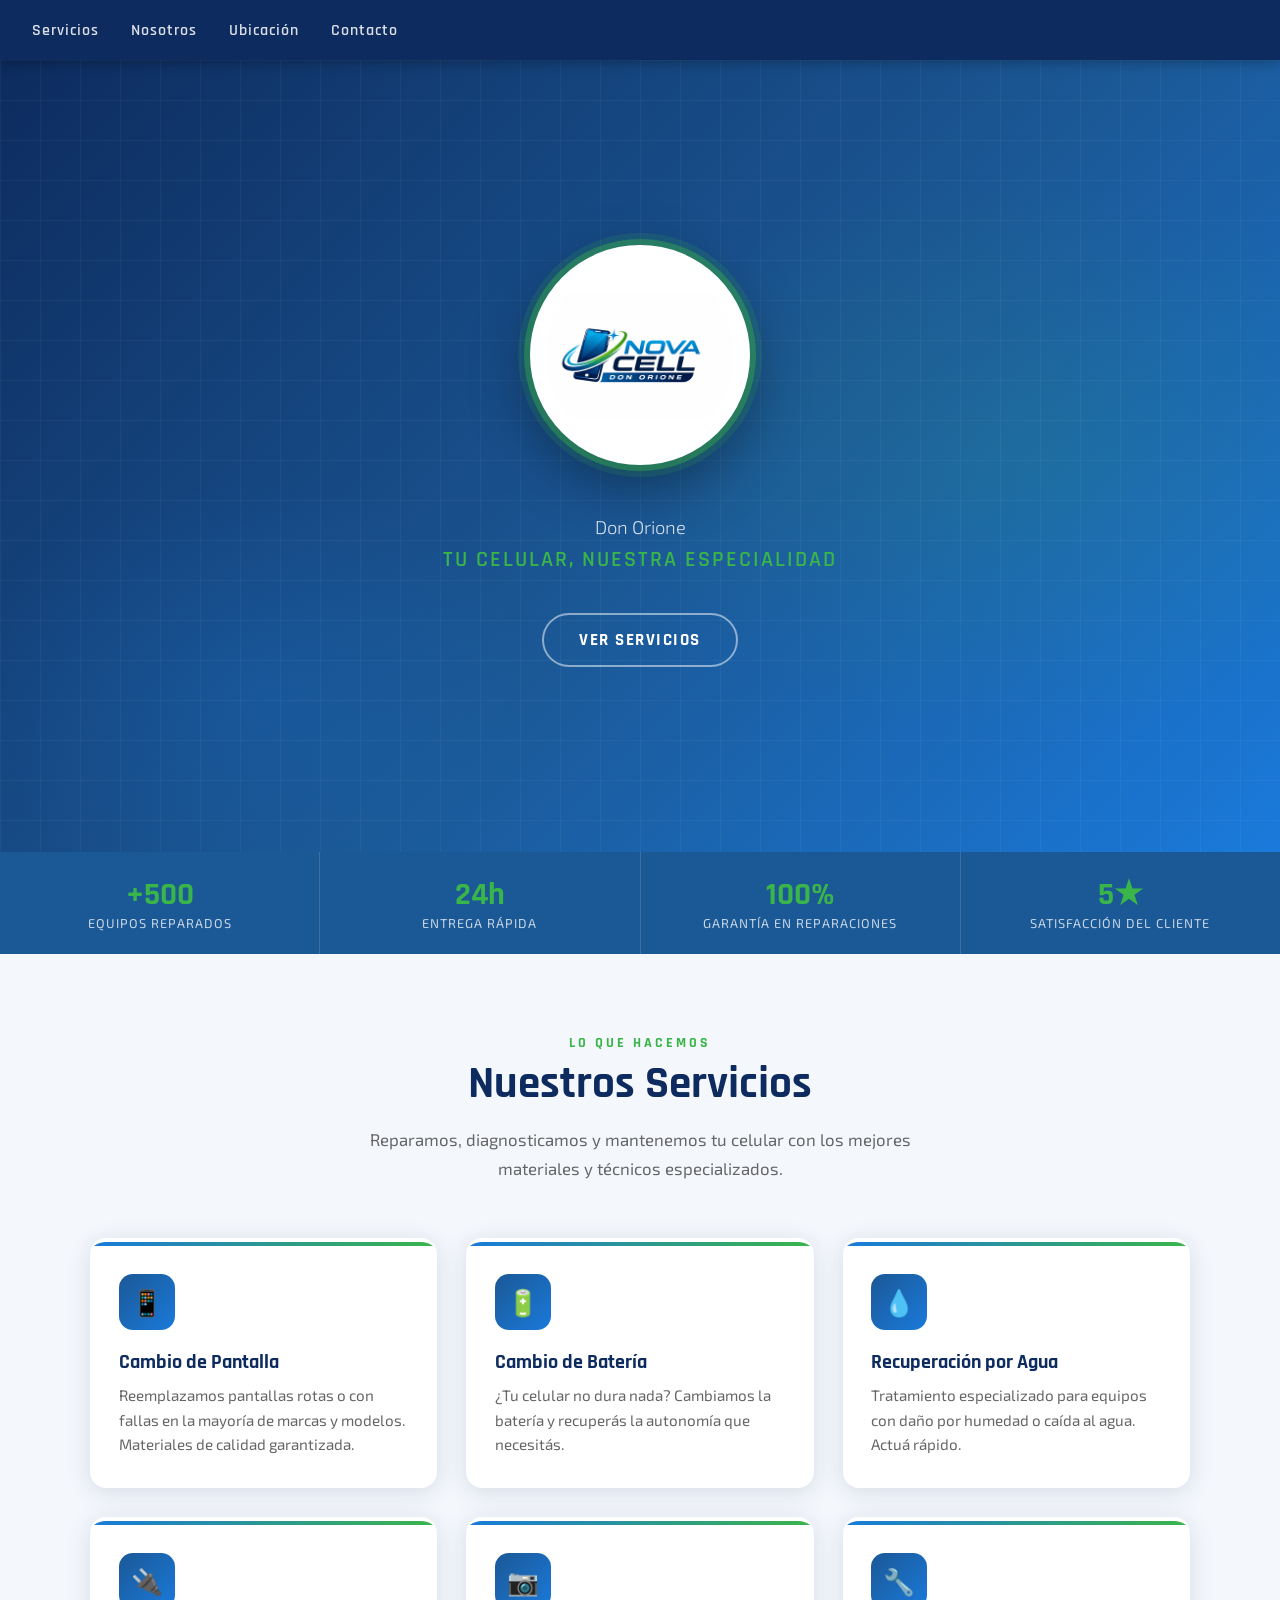
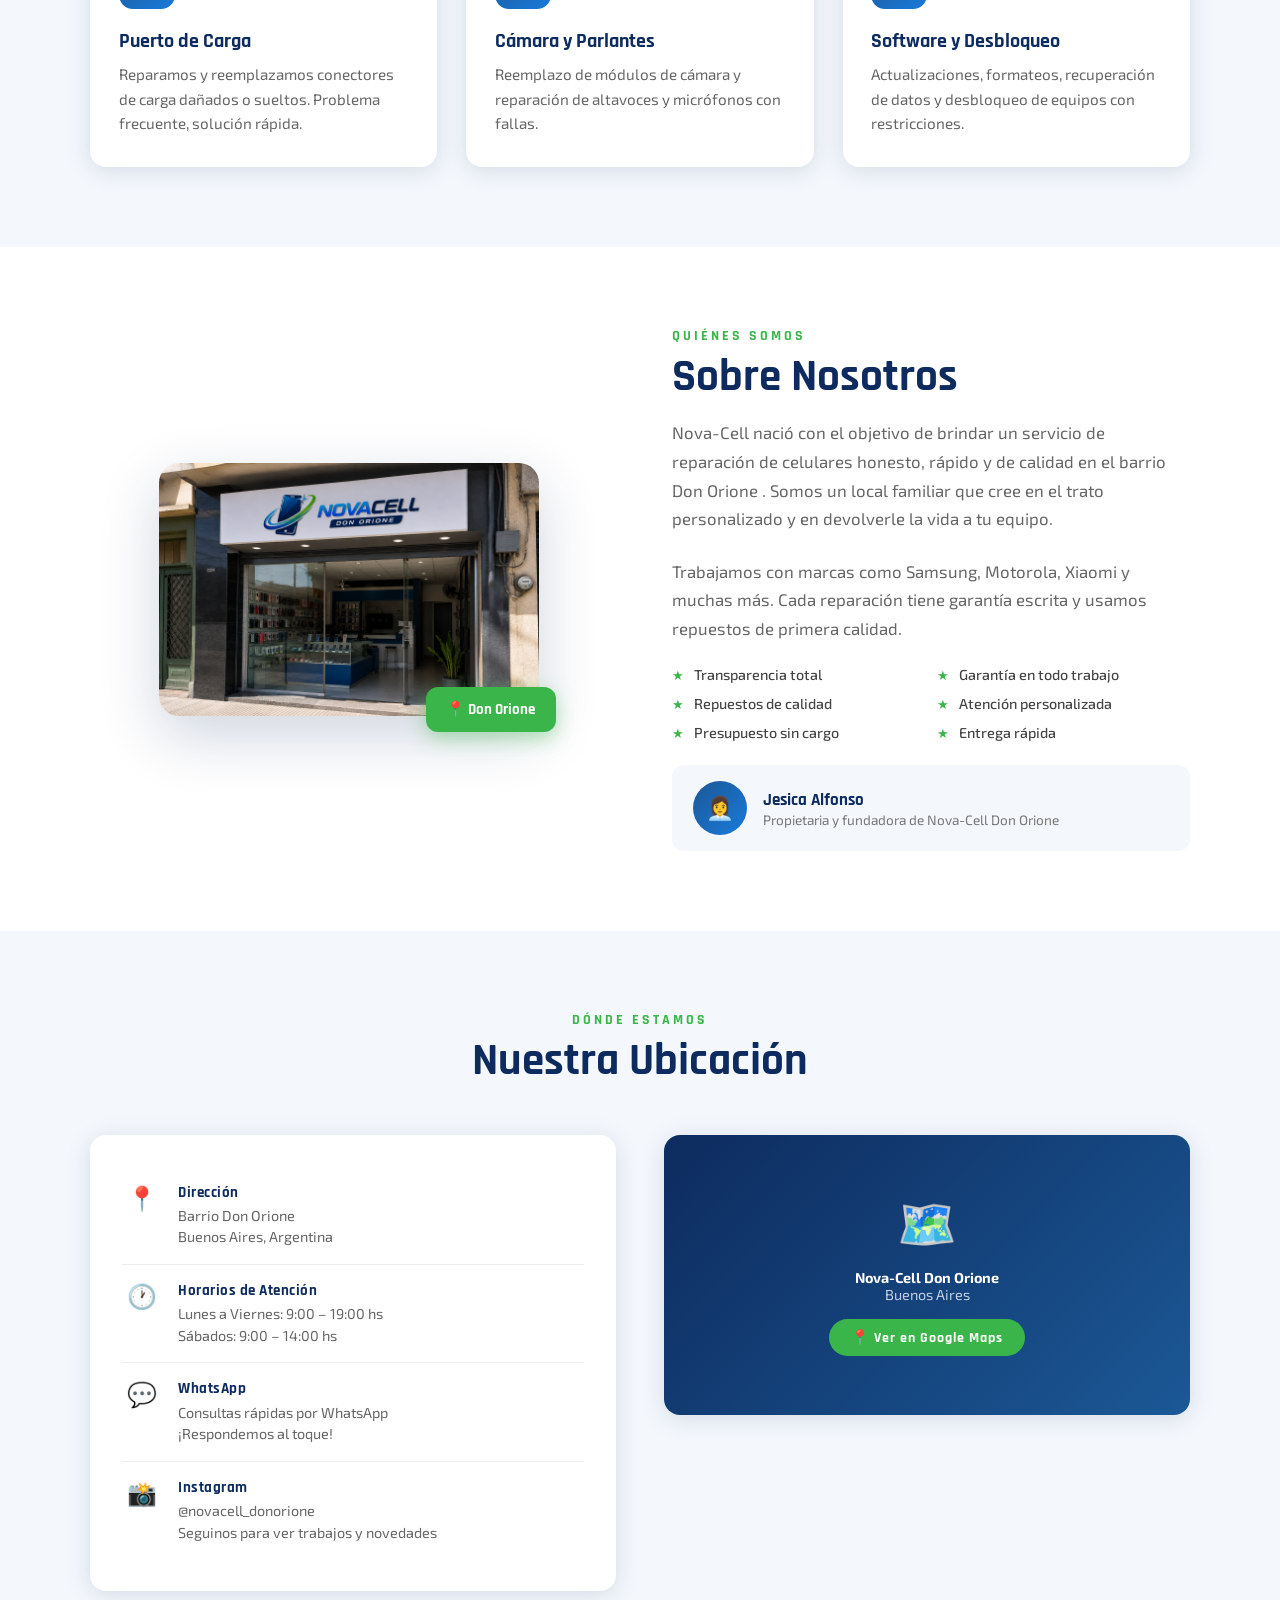
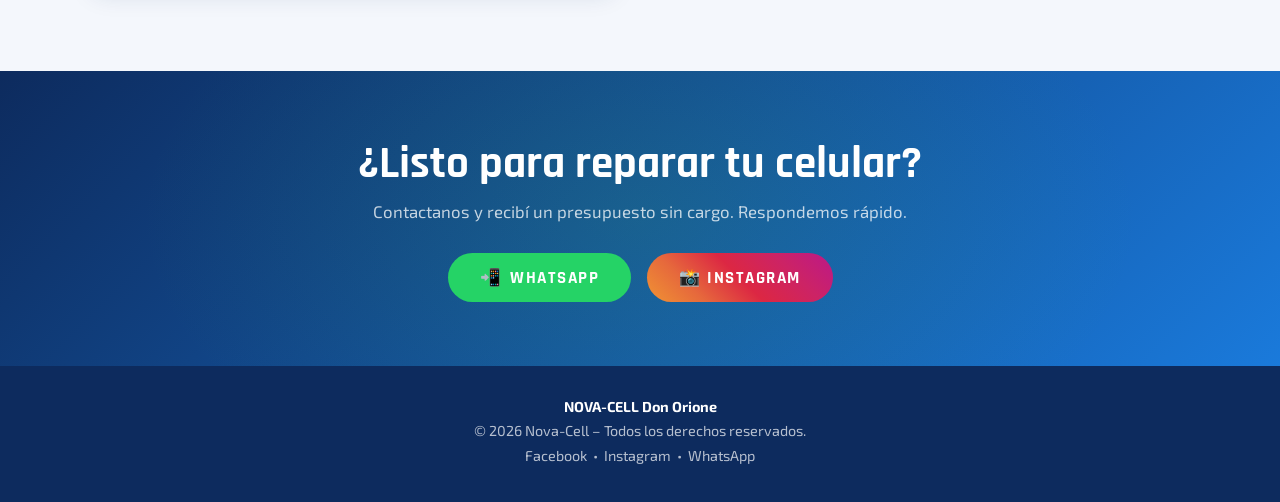
<file: Index.html>
<!DOCTYPE html>
<html lang="es">
<head>
  <meta charset="UTF-8">
  <meta name="viewport" content="width=device-width, initial-scale=1.0">
  <title>Nova-Cell Don Orione</title>
  <link rel="stylesheet" href="./css/modificaciones-index.css">
  <link href="https://fonts.googleapis.com/css2?family=Rajdhani:wght@400;600;700&family=Exo+2:wght@300;400;500;700;900&display=swap" rel="stylesheet">
</head>
<body>

<!-- HEADER -->
<header>
  <nav>
    <ul>
      <li><a href="#servicios">Servicios</a></li>
      <li><a href="#nosotros">Nosotros</a></li>
      <li><a href="#ubicacion">Ubicación</a></li>
      <li><a href="#contacto">Contacto</a></li>
    </ul>
  </nav>
</header>

<!-- HERO -->
<div class="hero">
  <div class="hero-content">
    <img src="./imagenes/logo-header.jpeg" alt="Nova-Cell Don Orione" class="hero-logo" onerror="this.style.display='none'">
    <p class="hero-sub">Don Orione </p>
    <p class="hero-tagline">TU CELULAR, NUESTRA ESPECIALIDAD</p>
    <div class="hero-btns">
      <a href="#servicios" class="btn-outline">Ver Servicios</a>
    </div>
  </div>
</div>

<!-- STATS -->
<div class="stats-band">
  <div class="stat-item">
    <div class="stat-num">+500</div>
    <div class="stat-label">Equipos Reparados</div>
  </div>
  <div class="stat-item">
    <div class="stat-num">24h</div>
    <div class="stat-label">Entrega Rápida</div>
  </div>
  <div class="stat-item">
    <div class="stat-num">100%</div>
    <div class="stat-label">Garantía en Reparaciones</div>
  </div>
  <div class="stat-item">
    <div class="stat-num">5★</div>
    <div class="stat-label">Satisfacción del Cliente</div>
  </div>
</div>

<!-- SERVICIOS -->
<section id="servicios">
  <div class="container">
    <div class="servicios-header">
      <div class="section-label">Lo que hacemos</div>
      <div class="section-title">Nuestros Servicios</div>
      <p class="section-desc">Reparamos, diagnosticamos y mantenemos tu celular con los mejores materiales y técnicos especializados.</p>
    </div>
    <div class="servicios-grid">

      <div class="servicio-card">
        <div class="servicio-icon">📱</div>
        <h3>Cambio de Pantalla</h3>
        <p>Reemplazamos pantallas rotas o con fallas en la mayoría de marcas y modelos. Materiales de calidad garantizada.</p>
      </div>

      <div class="servicio-card">
        <div class="servicio-icon">🔋</div>
        <h3>Cambio de Batería</h3>
        <p>¿Tu celular no dura nada? Cambiamos la batería y recuperás la autonomía que necesitás.</p>
      </div>

      <div class="servicio-card">
        <div class="servicio-icon">💧</div>
        <h3>Recuperación por Agua</h3>
        <p>Tratamiento especializado para equipos con daño por humedad o caída al agua. Actuá rápido.</p>
      </div>

      <div class="servicio-card">
        <div class="servicio-icon">🔌</div>
        <h3>Puerto de Carga</h3>
        <p>Reparamos y reemplazamos conectores de carga dañados o sueltos. Problema frecuente, solución rápida.</p>
      </div>

      <div class="servicio-card">
        <div class="servicio-icon">📷</div>
        <h3>Cámara y Parlantes</h3>
        <p>Reemplazo de módulos de cámara y reparación de altavoces y micrófonos con fallas.</p>
      </div>

      <div class="servicio-card">
        <div class="servicio-icon">🔧</div>
        <h3>Software y Desbloqueo</h3>
        <p>Actualizaciones, formateos, recuperación de datos y desbloqueo de equipos con restricciones.</p>
      </div>

    </div>
  </div>
</section>
<!-- SOBRE NOSOTROS -->
<section id="nosotros">
  <div class="container">
    <div class="nosotros-layout">
      <div class="nosotros-img-wrap">
        <img src="./imagenes/LocalFisico.png" alt="Nova-Cell" class="nosotros-logo-big" onerror="this.style.background='linear-gradient(135deg,#1b5896,#1a7adb)';this.style.minHeight='280px'">
        <div class="nosotros-badge">📍 Don Orione</div>
      </div>

      <div class="nosotros-info">
        <div class="section-label">Quiénes somos</div>
        <div class="section-title">Sobre Nosotros</div>
        <p class="section-desc">Nova-Cell nació con el objetivo de brindar un servicio de reparación de celulares honesto, rápido y de calidad en el barrio Don Orione . Somos un local familiar que cree en el trato personalizado y en devolverle la vida a tu equipo.</p>
        <p class="section-desc" style="margin-top:0.8rem">Trabajamos con marcas como Samsung, Motorola, Xiaomi y muchas más. Cada reparación tiene garantía escrita y usamos repuestos de primera calidad.</p>

        <div class="valores-list">
          <div class="valor-item">Transparencia total</div>
          <div class="valor-item">Garantía en todo trabajo</div>
          <div class="valor-item">Repuestos de calidad</div>
          <div class="valor-item">Atención personalizada</div>
          <div class="valor-item">Presupuesto sin cargo</div>
          <div class="valor-item">Entrega rápida</div>
        </div>

        <div class="propietaria">
          <div class="propietaria-avatar">👩‍💼</div>
          <div class="propietaria-info">
            <h4>Jesica Alfonso</h4>
            <p>Propietaria y fundadora de Nova-Cell Don Orione</p>
          </div>
        </div>
      </div>
    </div>
  </div>
</section>

<!-- UBICACIÓN -->
<section id="ubicacion">
  <div class="container">
    <div style="text-align:center; margin-bottom:3rem">
      <div class="section-label">Dónde estamos</div>
      <div class="section-title">Nuestra Ubicación</div>
    </div>
    <div class="ubicacion-layout">
      <div class="ubicacion-card">
        <div class="ubicacion-item">
          <div class="ubicacion-icon">📍</div>
          <div>
            <h4>Dirección</h4>
            <p>Barrio Don Orione<br>Buenos Aires, Argentina</p>
          </div>
        </div>
        <div class="ubicacion-item">
          <div class="ubicacion-icon">🕐</div>
          <div>
            <h4>Horarios de Atención</h4>
            <p>Lunes a Viernes: 9:00 – 19:00 hs<br>Sábados: 9:00 – 14:00 hs</p>
          </div>
        </div>
        <div class="ubicacion-item">
          <div class="ubicacion-icon">💬</div>
          <div>
            <h4>WhatsApp</h4>
            <p>Consultas rápidas por WhatsApp<br>¡Respondemos al toque!</p>
          </div>
        </div>
        <div class="ubicacion-item">
          <div class="ubicacion-icon">📸</div>
          <div>
            <h4>Instagram</h4>
            <p>@novacell_donorione<br>Seguinos para ver trabajos y novedades</p>
          </div>
        </div>
      </div>

      <div class="map-placeholder">
        <div class="map-icon">🗺️</div>
        <p><strong style="color:white">Nova-Cell Don Orione</strong><br> Buenos Aires</p>
        <a href="https://maps.google.com/?q=Don+Orione+Quilmes+Buenos+Aires" target="_blank" class="btn-maps">📍 Ver en Google Maps</a>
      </div>
    </div>
  </div>
</section>

<!-- CTA CONTACTO -->
<div class="cta-band" id="contacto">
  <h2>¿Listo para reparar tu celular?</h2>
  <p>Contactanos y recibí un presupuesto sin cargo. Respondemos rápido.</p>
  <div class="cta-buttons">
    <a href="https://whatsapp.com/dl/" target="_blank" class="btn-wa">
      <span>📲</span> WhatsApp
    </a>
    <a href="https://www.instagram.com/novacell_donorione" target="_blank" class="btn-ig">
      📸 Instagram
    </a>
  </div>
</div>

<!-- FOOTER -->
<footer>
  <p><strong style="color:white">NOVA-CELL Don Orione</strong></p>
  <p>© 2026 Nova-Cell – Todos los derechos reservados.</p>
  <p style="margin-top:0.5rem">
    <a href="#">Facebook</a> &nbsp;•&nbsp;
    <a href="https://www.instagram.com/novacell_donorione?igsh=MTY0djA1d2NsZ2F5OA%3D%3D&utm_source=qr">Instagram</a> &nbsp;•&nbsp;
    <a href="https://whatsapp.com/dl/">WhatsApp</a>
  </p>
</footer>

</body>
</html>
</file>
<file: css/modificaciones-index.css>
*, *::before, *::after { box-sizing: border-box; margin: 0; padding: 0; }

    :root {
      --azul-oscuro: #0d2b5e;
      --azul-medio: #1b5896;
      --azul-claro: #1a7adb;
      --verde: #3ab54a;
      --verde-oscuro: #2d8f3c;
      --blanco: #ffffff;
      --gris-claro: #f4f7fc;
      --gris-texto: #444;
      --sombra: 0 4px 24px rgba(13,43,94,0.13);
    }

    html { scroll-behavior: smooth; }

    body {
      font-family: 'Exo 2', sans-serif;
      background: var(--blanco);
      color: var(--gris-texto);
      overflow-x: hidden;
    }

    /* ───── HEADER ───── */
    header {
      position: sticky;
      top: 0;
      z-index: 100;
      background: var(--azul-oscuro);
      display: flex;
      align-items: center;
      justify-content: space-between;
      padding: 0 2rem;
      height: 60px;
      box-shadow: 0 2px 12px rgba(0,0,0,0.3);
    }

    .header-brand {
      font-family: 'Rajdhani', sans-serif;
      font-size: 1.6rem;
      font-weight: 700;
      color: var(--blanco);
      letter-spacing: 2px;
    }
    .header-brand span { color: var(--verde); }

    nav ul {
      list-style: none;
      display: flex;
      gap: 2rem;
    }

    nav a {
      font-family: 'Rajdhani', sans-serif;
      text-decoration: none;
      color: rgba(255,255,255,0.85);
      font-size: 1rem;
      font-weight: 600;
      letter-spacing: 1px;
      transition: color 0.2s;
    }
    nav a:hover { color: var(--verde); }

    /* ───── HERO ───── */
    .hero {
      background: linear-gradient(135deg, var(--azul-oscuro) 0%, var(--azul-medio) 55%, #1a7adb 100%);
      min-height: 88vh;
      display: flex;
      align-items: center;
      justify-content: center;
      text-align: center;
      padding: 4rem 2rem;
      position: relative;
      overflow: hidden;
    }

    .hero::before {
      content: '';
      position: absolute;
      inset: 0;
      background:
        radial-gradient(ellipse 600px 400px at 80% 50%, rgba(58,181,74,0.12) 0%, transparent 70%),
        radial-gradient(ellipse 400px 300px at 20% 80%, rgba(26,122,219,0.2) 0%, transparent 70%);
    }

    /* Grid decorativo de fondo */
    .hero::after {
      content: '';
      position: absolute;
      inset: 0;
      background-image:
        linear-gradient(rgba(255,255,255,0.04) 1px, transparent 1px),
        linear-gradient(90deg, rgba(255,255,255,0.04) 1px, transparent 1px);
      background-size: 40px 40px;
    }

    .hero-content {
      position: relative;
      z-index: 2;
      max-width: 750px;
    }

    .hero-logo {
      width: 220px;
      height: 220px;
      border-radius: 50%;
      object-fit: contain;
      background: white;
      padding: 16px;
      box-shadow: 0 0 0 6px rgba(58,181,74,0.4), 0 0 0 12px rgba(58,181,74,0.15), 0 20px 60px rgba(0,0,0,0.4);
      margin-bottom: 2rem;
      animation: flotar 3s ease-in-out infinite;
    }

    @keyframes flotar {
      0%,100% { transform: translateY(0); }
      50% { transform: translateY(-10px); }
    }

    .hero h1 {
      font-family: 'Rajdhani', sans-serif;
      font-size: clamp(2.5rem, 6vw, 4.5rem);
      font-weight: 700;
      color: var(--blanco);
      letter-spacing: 4px;
      line-height: 1;
      text-transform: uppercase;
    }
    .hero h1 span { color: var(--verde); }

    .hero-sub {
      font-size: 1.15rem;
      color: rgba(255,255,255,0.8);
      margin: 1rem 0 0.5rem;
      font-weight: 300;
    }

    .hero-tagline {
      font-family: 'Rajdhani', sans-serif;
      font-size: 1.35rem;
      font-weight: 600;
      color: var(--verde);
      letter-spacing: 2px;
      margin-bottom: 2.5rem;
    }

    .hero-btns {
      display: flex;
      gap: 1rem;
      justify-content: center;
      flex-wrap: wrap;
    }

    .btn-primary {
      background: var(--verde);
      color: white;
      padding: 0.85rem 2.2rem;
      border-radius: 50px;
      font-family: 'Rajdhani', sans-serif;
      font-size: 1.05rem;
      font-weight: 700;
      letter-spacing: 1.5px;
      text-decoration: none;
      text-transform: uppercase;
      transition: all 0.25s;
      box-shadow: 0 4px 20px rgba(58,181,74,0.4);
    }
    .btn-primary:hover {
      background: var(--verde-oscuro);
      transform: translateY(-2px);
      box-shadow: 0 8px 30px rgba(58,181,74,0.5);
    }

    .btn-outline {
      background: transparent;
      color: white;
      padding: 0.85rem 2.2rem;
      border-radius: 50px;
      border: 2px solid rgba(255,255,255,0.5);
      font-family: 'Rajdhani', sans-serif;
      font-size: 1.05rem;
      font-weight: 700;
      letter-spacing: 1.5px;
      text-decoration: none;
      text-transform: uppercase;
      transition: all 0.25s;
    }
    .btn-outline:hover {
      border-color: white;
      background: rgba(255,255,255,0.1);
    }

    /* ───── BANDA STATS ───── */
    .stats-band {
      background: var(--azul-medio);
      display: flex;
      justify-content: center;
      flex-wrap: wrap;
      gap: 0;
    }

    .stat-item {
      padding: 1.4rem 3rem;
      text-align: center;
      border-right: 1px solid rgba(255,255,255,0.15);
      flex: 1;
      min-width: 160px;
    }
    .stat-item:last-child { border-right: none; }

    .stat-num {
      font-family: 'Rajdhani', sans-serif;
      font-size: 2rem;
      font-weight: 700;
      color: var(--verde);
    }

    .stat-label {
      font-size: 0.8rem;
      color: rgba(255,255,255,0.75);
      letter-spacing: 1px;
      text-transform: uppercase;
    }

    /* ───── SECCIONES GENERALES ───── */
    section { padding: 5rem 2rem; }
    .container { max-width: 1100px; margin: 0 auto; }

    .section-label {
      font-family: 'Rajdhani', sans-serif;
      font-size: 0.85rem;
      font-weight: 700;
      letter-spacing: 3px;
      text-transform: uppercase;
      color: var(--verde);
      margin-bottom: 0.5rem;
    }

    .section-title {
      font-family: 'Rajdhani', sans-serif;
      font-size: clamp(1.8rem, 4vw, 2.8rem);
      font-weight: 700;
      color: var(--azul-oscuro);
      margin-bottom: 1rem;
      line-height: 1.1;
    }

    .section-desc {
      font-size: 1.05rem;
      color: #666;
      max-width: 580px;
      line-height: 1.7;
    }

    /* ───── SERVICIOS ───── */
    #servicios { background: var(--gris-claro); }

    .servicios-header { text-align: center; margin-bottom: 3.5rem; }
    .servicios-header .section-desc { margin: 0 auto; }

    .servicios-grid {
      display: grid;
      grid-template-columns: repeat(auto-fit, minmax(260px, 1fr));
      gap: 1.8rem;
    }

    .servicio-card {
      background: white;
      border-radius: 16px;
      padding: 2rem 1.8rem;
      box-shadow: var(--sombra);
      transition: transform 0.25s, box-shadow 0.25s;
      border-top: 4px solid transparent;
      position: relative;
      overflow: hidden;
    }
    .servicio-card::before {
      content: '';
      position: absolute;
      top: 0; left: 0; right: 0;
      height: 4px;
      background: linear-gradient(90deg, var(--azul-claro), var(--verde));
    }
    .servicio-card:hover {
      transform: translateY(-6px);
      box-shadow: 0 12px 36px rgba(13,43,94,0.18);
    }

    .servicio-icon {
      width: 56px;
      height: 56px;
      background: linear-gradient(135deg, var(--azul-medio), var(--azul-claro));
      border-radius: 14px;
      display: flex;
      align-items: center;
      justify-content: center;
      margin-bottom: 1.2rem;
      font-size: 1.6rem;
    }

    .servicio-card h3 {
      font-family: 'Rajdhani', sans-serif;
      font-size: 1.25rem;
      font-weight: 700;
      color: var(--azul-oscuro);
      margin-bottom: 0.5rem;
    }

    .servicio-card p {
      font-size: 0.95rem;
      color: #666;
      line-height: 1.6;
    }

    /* ───── DIAGNÓSTICO ───── */
    #diagnostico {
      background: linear-gradient(135deg, var(--azul-oscuro) 0%, var(--azul-medio) 100%);
      position: relative;
      overflow: hidden;
    }

    #diagnostico::before {
      content: '';
      position: absolute;
      inset: 0;
      background-image:
        linear-gradient(rgba(255,255,255,0.03) 1px, transparent 1px),
        linear-gradient(90deg, rgba(255,255,255,0.03) 1px, transparent 1px);
      background-size: 30px 30px;
    }

    .diag-layout {
      display: grid;
      grid-template-columns: 1fr 1fr;
      gap: 4rem;
      align-items: center;
      position: relative;
      z-index: 2;
    }

    .diag-info .section-label { color: var(--verde); }
    .diag-info .section-title { color: white; }
    .diag-info .section-desc { color: rgba(255,255,255,0.75); }

    .diag-features {
      display: flex;
      flex-direction: column;
      gap: 1rem;
      margin-top: 1.8rem;
    }

    .diag-feature {
      display: flex;
      align-items: center;
      gap: 0.8rem;
      color: rgba(255,255,255,0.85);
      font-size: 0.95rem;
    }

    .diag-feature::before {
      content: '✓';
      background: var(--verde);
      color: white;
      width: 22px;
      height: 22px;
      border-radius: 50%;
      display: flex;
      align-items: center;
      justify-content: center;
      font-size: 0.75rem;
      font-weight: 700;
      flex-shrink: 0;
    }

    /* Widget diagnóstico */
    .diag-widget {
      background: white;
      border-radius: 20px;
      box-shadow: 0 20px 60px rgba(0,0,0,0.3);
      overflow: hidden;
    }

    .diag-widget-header {
      background: var(--azul-medio);
      padding: 1rem 1.5rem;
      display: flex;
      align-items: center;
      gap: 0.8rem;
    }

    .diag-widget-header .dot {
      width: 10px; height: 10px;
      border-radius: 50%;
    }

    .diag-widget-header h3 {
      color: white;
      font-family: 'Rajdhani', sans-serif;
      font-size: 1rem;
      font-weight: 700;
      letter-spacing: 1px;
      margin-left: 0.3rem;
    }

    .diag-progress {
      height: 5px;
      background: #e8ecf0;
    }
    .diag-progress-fill {
      height: 100%;
      background: linear-gradient(90deg, var(--azul-claro), var(--verde));
      transition: width 0.4s ease;
    }

    .diag-body {
      padding: 1.8rem;
    }

    #diag-question {
      font-family: 'Rajdhani', sans-serif;
      font-size: 1.15rem;
      font-weight: 700;
      color: var(--azul-oscuro);
      margin-bottom: 1.2rem;
    }

    .diag-options {
      display: flex;
      flex-direction: column;
      gap: 0.65rem;
    }

    .diag-btn {
      background: var(--gris-claro);
      border: 2px solid #e0e8f0;
      border-radius: 10px;
      padding: 0.75rem 1rem;
      text-align: left;
      font-family: 'Exo 2', sans-serif;
      font-size: 0.9rem;
      font-weight: 500;
      color: var(--azul-oscuro);
      cursor: pointer;
      transition: all 0.2s;
    }
    .diag-btn:hover {
      background: var(--azul-claro);
      border-color: var(--azul-claro);
      color: white;
      transform: translateX(4px);
    }

    .diag-result {
      background: var(--gris-claro);
      border-radius: 12px;
      padding: 1.2rem;
      border-left: 4px solid var(--verde);
    }

    .diag-result h4 {
      font-family: 'Rajdhani', sans-serif;
      font-size: 1.1rem;
      font-weight: 700;
      color: var(--azul-oscuro);
      margin-bottom: 0.4rem;
    }

    .diag-result p { font-size: 0.9rem; color: #555; line-height: 1.5; }

    .diag-reset {
      display: inline-block;
      margin-top: 1rem;
      background: var(--azul-medio);
      color: white;
      border: none;
      border-radius: 8px;
      padding: 0.6rem 1.2rem;
      font-family: 'Rajdhani', sans-serif;
      font-weight: 700;
      font-size: 0.9rem;
      letter-spacing: 1px;
      cursor: pointer;
      transition: background 0.2s;
    }
    .diag-reset:hover { background: var(--azul-oscuro); }

    /* ───── SOBRE NOSOTROS ───── */
    #nosotros { background: white; }

    .nosotros-layout {
      display: grid;
      grid-template-columns: 1fr 1fr;
      gap: 4rem;
      align-items: center;
    }

    .nosotros-img-wrap {
      position: relative;
    }

    .nosotros-logo-big {
      width: 100%;
      max-width: 380px;
      border-radius: 20px;
      display: block;
      margin: 0 auto;
      box-shadow: 0 20px 60px rgba(13,43,94,0.2);
    }

    .nosotros-badge {
      position: absolute;
      bottom: -16px;
      right: 10%;
      background: var(--verde);
      color: white;
      border-radius: 12px;
      padding: 0.8rem 1.3rem;
      font-family: 'Rajdhani', sans-serif;
      font-weight: 700;
      font-size: 0.95rem;
      box-shadow: 0 6px 20px rgba(58,181,74,0.4);
    }

    .nosotros-info .section-desc { margin-bottom: 1.5rem; }

    .propietaria {
      display: flex;
      align-items: center;
      gap: 1rem;
      background: var(--gris-claro);
      border-radius: 12px;
      padding: 1rem 1.3rem;
      margin-top: 1.5rem;
    }

    .propietaria-avatar {
      width: 54px;
      height: 54px;
      background: linear-gradient(135deg, var(--azul-medio), var(--azul-claro));
      border-radius: 50%;
      display: flex;
      align-items: center;
      justify-content: center;
      font-size: 1.4rem;
      flex-shrink: 0;
    }

    .propietaria-info h4 {
      font-family: 'Rajdhani', sans-serif;
      font-size: 1.05rem;
      font-weight: 700;
      color: var(--azul-oscuro);
    }

    .propietaria-info p {
      font-size: 0.85rem;
      color: #777;
    }

    .valores-list {
      display: grid;
      grid-template-columns: 1fr 1fr;
      gap: 0.75rem;
      margin-top: 1.5rem;
    }

    .valor-item {
      display: flex;
      align-items: center;
      gap: 0.6rem;
      font-size: 0.9rem;
      color: #444;
      font-weight: 500;
    }

    .valor-item::before {
      content: '★';
      color: var(--verde);
      font-size: 0.8rem;
    }

    /* ───── UBICACIÓN ───── */
    #ubicacion { background: var(--gris-claro); }

    .ubicacion-layout {
      display: grid;
      grid-template-columns: 1fr 1fr;
      gap: 3rem;
      align-items: start;
    }

    .ubicacion-card {
      background: white;
      border-radius: 16px;
      padding: 2rem;
      box-shadow: var(--sombra);
    }

    .ubicacion-item {
      display: flex;
      gap: 1rem;
      padding: 1rem 0;
      border-bottom: 1px solid #eee;
    }
    .ubicacion-item:last-child { border-bottom: none; }

    .ubicacion-icon {
      font-size: 1.5rem;
      width: 40px;
      text-align: center;
      flex-shrink: 0;
    }

    .ubicacion-item h4 {
      font-family: 'Rajdhani', sans-serif;
      font-weight: 700;
      font-size: 0.95rem;
      color: var(--azul-oscuro);
      letter-spacing: 0.5px;
      margin-bottom: 0.2rem;
    }

    .ubicacion-item p {
      font-size: 0.9rem;
      color: #666;
      line-height: 1.5;
    }

    .map-placeholder {
      background: linear-gradient(135deg, var(--azul-oscuro), var(--azul-medio));
      border-radius: 16px;
      height: 280px;
      display: flex;
      flex-direction: column;
      align-items: center;
      justify-content: center;
      color: white;
      text-align: center;
      box-shadow: var(--sombra);
      gap: 1rem;
    }

    .map-placeholder .map-icon { font-size: 3rem; }
    .map-placeholder p { font-size: 0.9rem; color: rgba(255,255,255,0.75); }

    .btn-maps {
      background: var(--verde);
      color: white;
      padding: 0.6rem 1.4rem;
      border-radius: 50px;
      text-decoration: none;
      font-family: 'Rajdhani', sans-serif;
      font-weight: 700;
      font-size: 0.9rem;
      letter-spacing: 1px;
      transition: all 0.2s;
    }
    .btn-maps:hover { background: var(--verde-oscuro); transform: scale(1.05); }

    /* ───── CTA CONTACTO ───── */
    .cta-band {
      background: linear-gradient(135deg, var(--azul-oscuro), var(--azul-claro));
      padding: 4rem 2rem;
      text-align: center;
      position: relative;
      overflow: hidden;
    }

    .cta-band::before {
      content: '';
      position: absolute;
      inset: 0;
      background: radial-gradient(ellipse 500px 300px at center, rgba(58,181,74,0.15), transparent);
    }

    .cta-band h2 {
      font-family: 'Rajdhani', sans-serif;
      font-size: clamp(1.8rem, 4vw, 2.8rem);
      font-weight: 700;
      color: white;
      margin-bottom: 0.5rem;
      position: relative;
    }

    .cta-band p {
      color: rgba(255,255,255,0.75);
      margin-bottom: 2rem;
      font-size: 1.05rem;
      position: relative;
    }

    .cta-buttons {
      display: flex;
      gap: 1rem;
      justify-content: center;
      flex-wrap: wrap;
      position: relative;
    }

    .btn-wa {
      background: #25D366;
      color: white;
      padding: 0.85rem 2rem;
      border-radius: 50px;
      font-family: 'Rajdhani', sans-serif;
      font-size: 1.05rem;
      font-weight: 700;
      letter-spacing: 1.5px;
      text-decoration: none;
      text-transform: uppercase;
      transition: all 0.25s;
      display: flex;
      align-items: center;
      gap: 0.5rem;
    }
    .btn-wa:hover { background: #1da851; transform: translateY(-2px); }

    .btn-ig {
      background: linear-gradient(45deg, #f09433, #e6683c, #dc2743, #cc2366, #bc1888);
      color: white;
      padding: 0.85rem 2rem;
      border-radius: 50px;
      font-family: 'Rajdhani', sans-serif;
      font-size: 1.05rem;
      font-weight: 700;
      letter-spacing: 1.5px;
      text-decoration: none;
      text-transform: uppercase;
      transition: all 0.25s;
    }
    .btn-ig:hover { opacity: 0.85; transform: translateY(-2px); }

    /* ───── FOOTER ───── */
    footer {
      background: var(--azul-oscuro);
      color: rgba(255,255,255,0.7);
      padding: 2rem;
      text-align: center;
    }

    footer p { font-size: 0.9rem; margin-bottom: 0.4rem; }

    footer a {
      color: rgba(255,255,255,0.7);
      text-decoration: none;
      transition: color 0.2s;
    }
    footer a:hover { color: var(--verde); }

    /* ───── RESPONSIVE ───── */
    @media (max-width: 768px) {
      .diag-layout, .nosotros-layout, .ubicacion-layout {
        grid-template-columns: 1fr;
        gap: 2.5rem;
      }

      nav ul { gap: 1rem; }
      nav a { font-size: 0.85rem; }

      .valores-list { grid-template-columns: 1fr; }

      .nosotros-badge { right: auto; left: 50%; transform: translateX(-50%); }

      .stat-item { border-right: none; border-bottom: 1px solid rgba(255,255,255,0.15); }
    }
</file>
